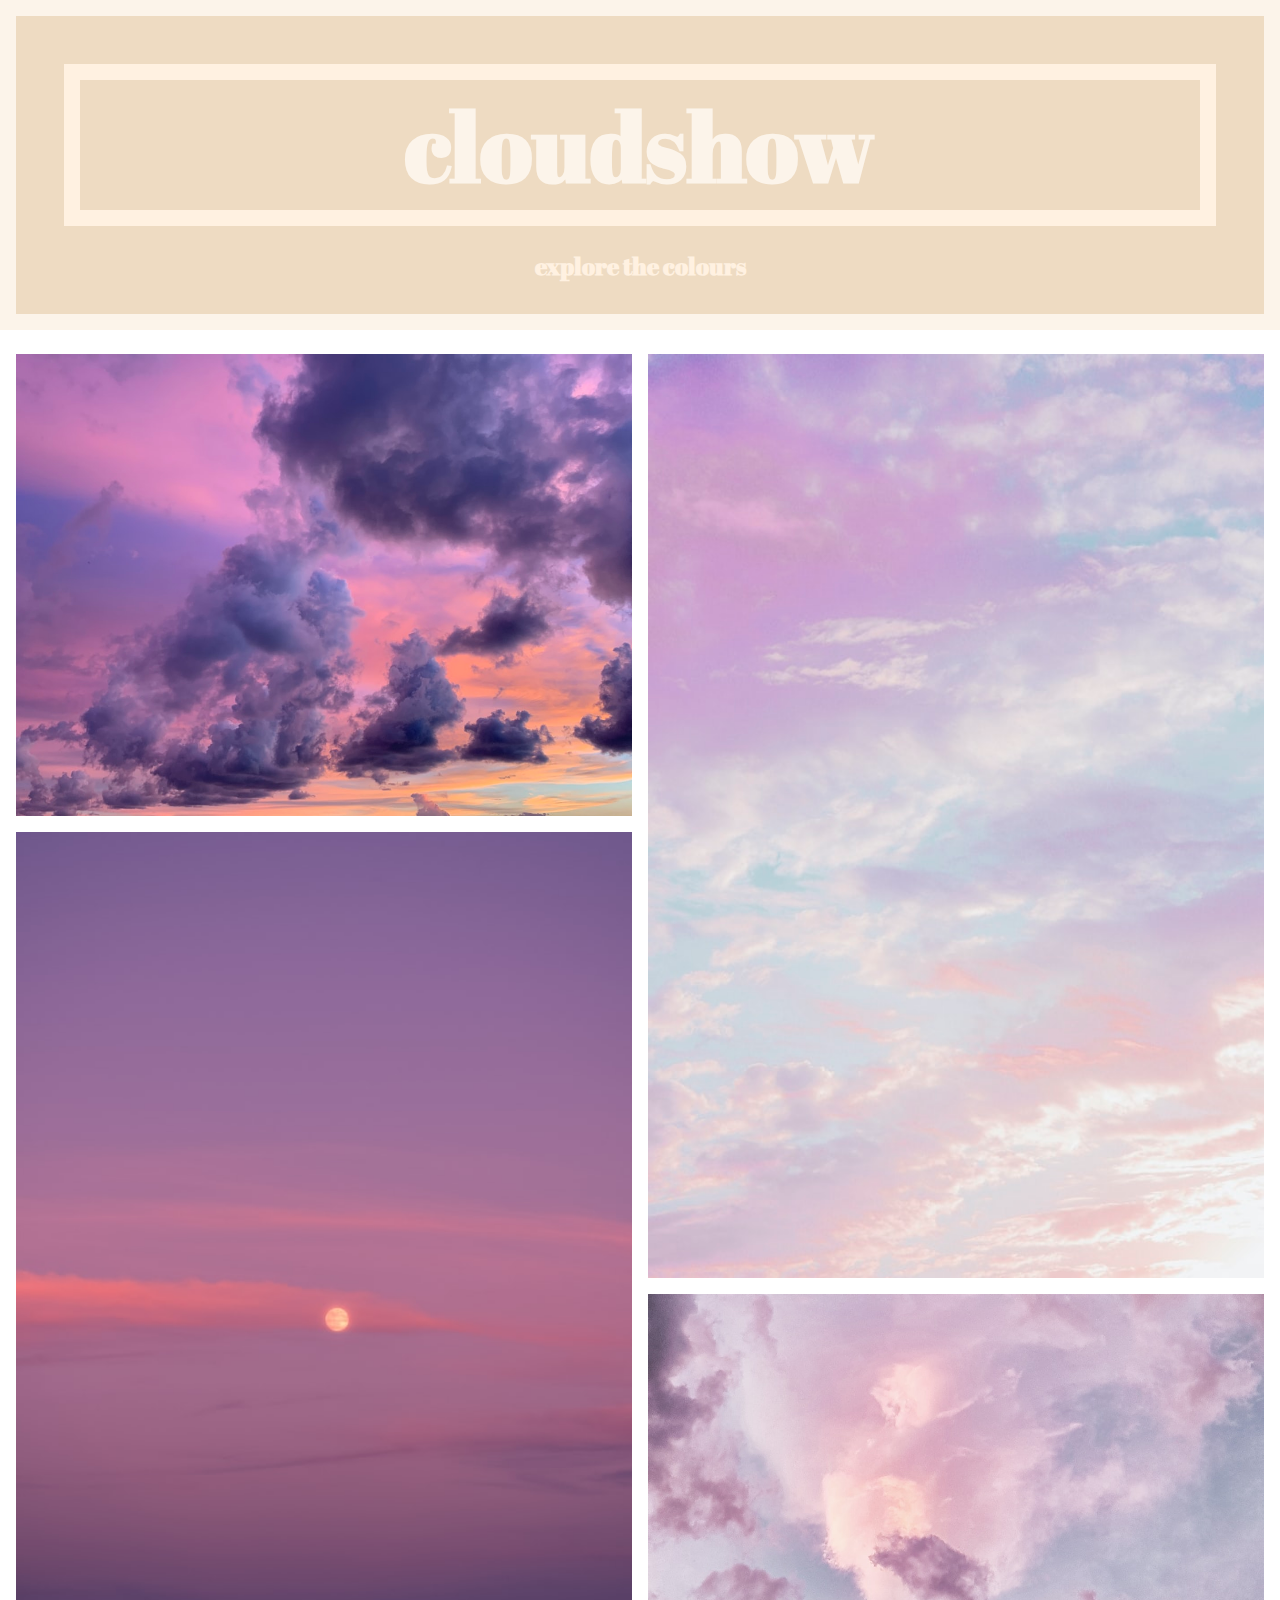
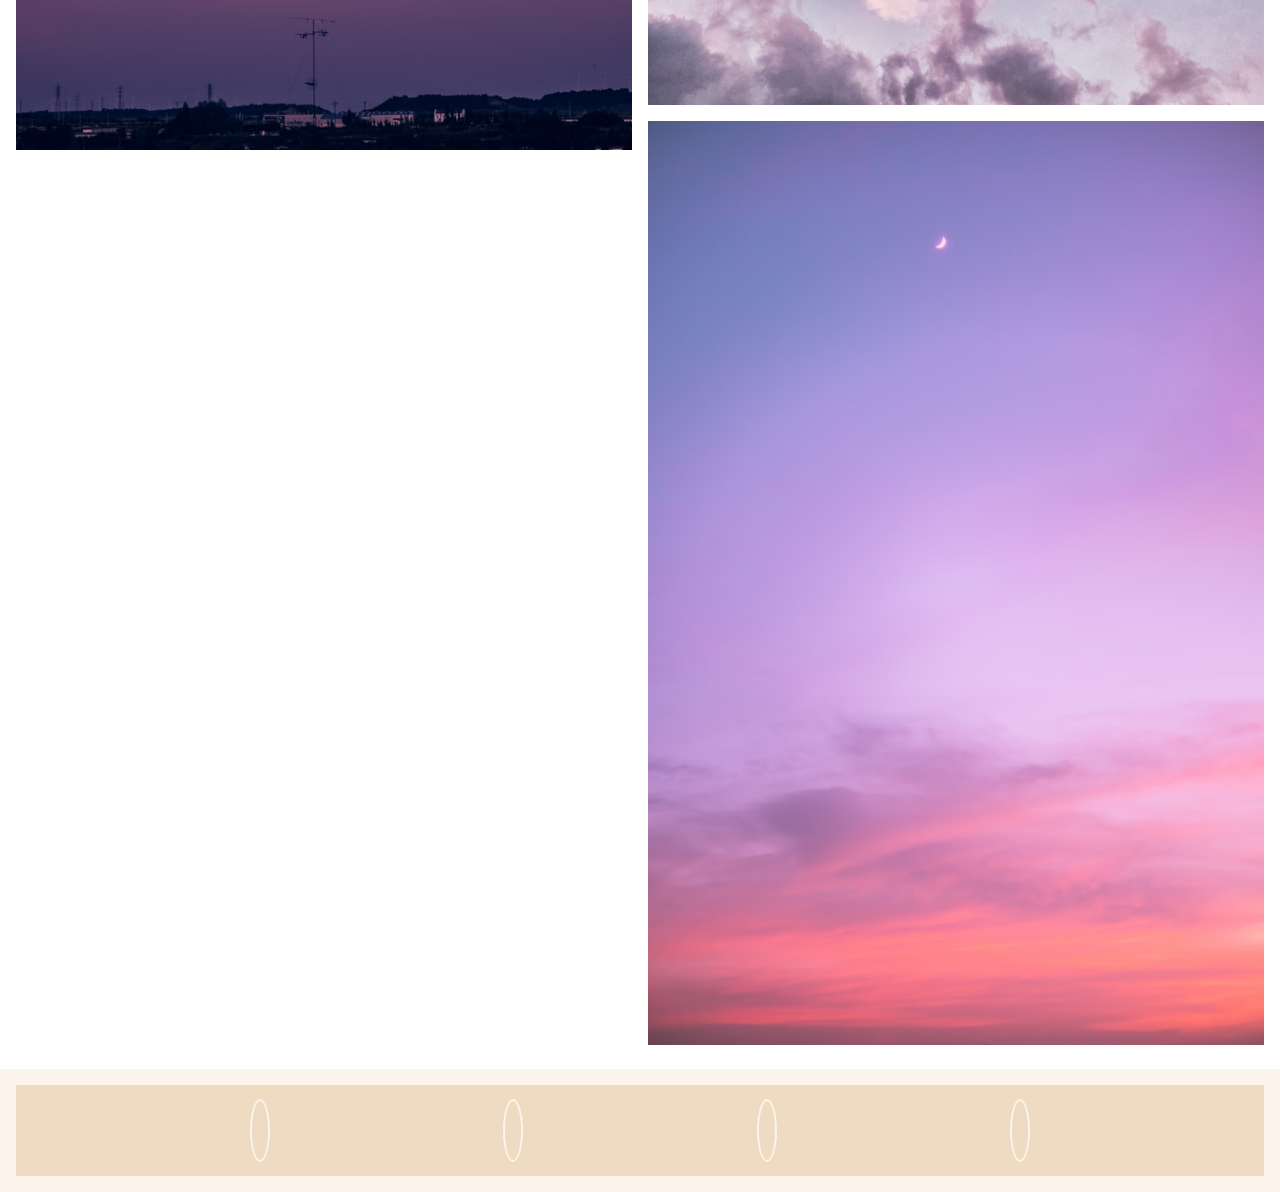
<file: purple.html>
<!DOCTYPE html>
<html lang="en">
<head>
    <meta charset="UTF-8">
    <meta http-equiv="X-UA-Compatible" content="IE=edge">
    <meta name="viewport" content="width=device-width, initial-scale=1.0">
    <link rel="stylesheet" href="./resources/css/style.css">
    <title>purple clouds</title>
</head>
<body>

    <div class='heading'>
        <a href='index.html'><h1 class='logo'>cloudshow</h1></a>
        <h2>explore the colours</h2>
        </div>
    


    <div id='photo-gallery'>
        <img src='./resources/images/purple/purple1.jpeg' alt='3d looking purple clouds in the sky'>
        <img src="./resources/images/purple/purple2.jpeg" alt="the moon sitting in a pinky purple skyline">
        <img src="./resources/images/purple/purple3.jpeg" alt="pastel sky littered with textured clouds">
        <img src="./resources/images/purple/purple4.jpeg" alt="a dusky purple snapshot of the sky">
        <img src="./resources/images/purple/purple5.jpeg" alt="fluffy clouds in shades of blue, pink and purple, a crescent moon sitting atop">

    </div>
    <footer>

    <div class='footer'>
        <ul class='social-links'>
            <li>
                <a href="https://facebook.com" target="_blank" rel="noopener" aria-label="Visit or Facebook page (opens in a new tab)"><i class="fab fa-facebook"></i></a>
            </li>
            <li>
                <a href="https://twitter.com" target="_blank" rel="noopener" aria-label="Visit or Twitter page (opens in a new tab)"><i class="fab fa-twitter-square"></i></a>
            </li>
            <li>
                <a href="https://youtube.com" target="_blank" rel="noopener" aria-label="Visit or YouTube page (opens in a new tab)"><i class="fab fa-youtube-square"></i></a>
            </li>
            <li>
                <a href="https://instagram.com" target="_blank" rel="noopener" aria-label="Visit or Instagram page (opens in a new tab)"><i class="fab fa-instagram-square"></i></a>
            </li>
        </ul>
    </div>
        
    </footer>
</body>
</html>
</file>
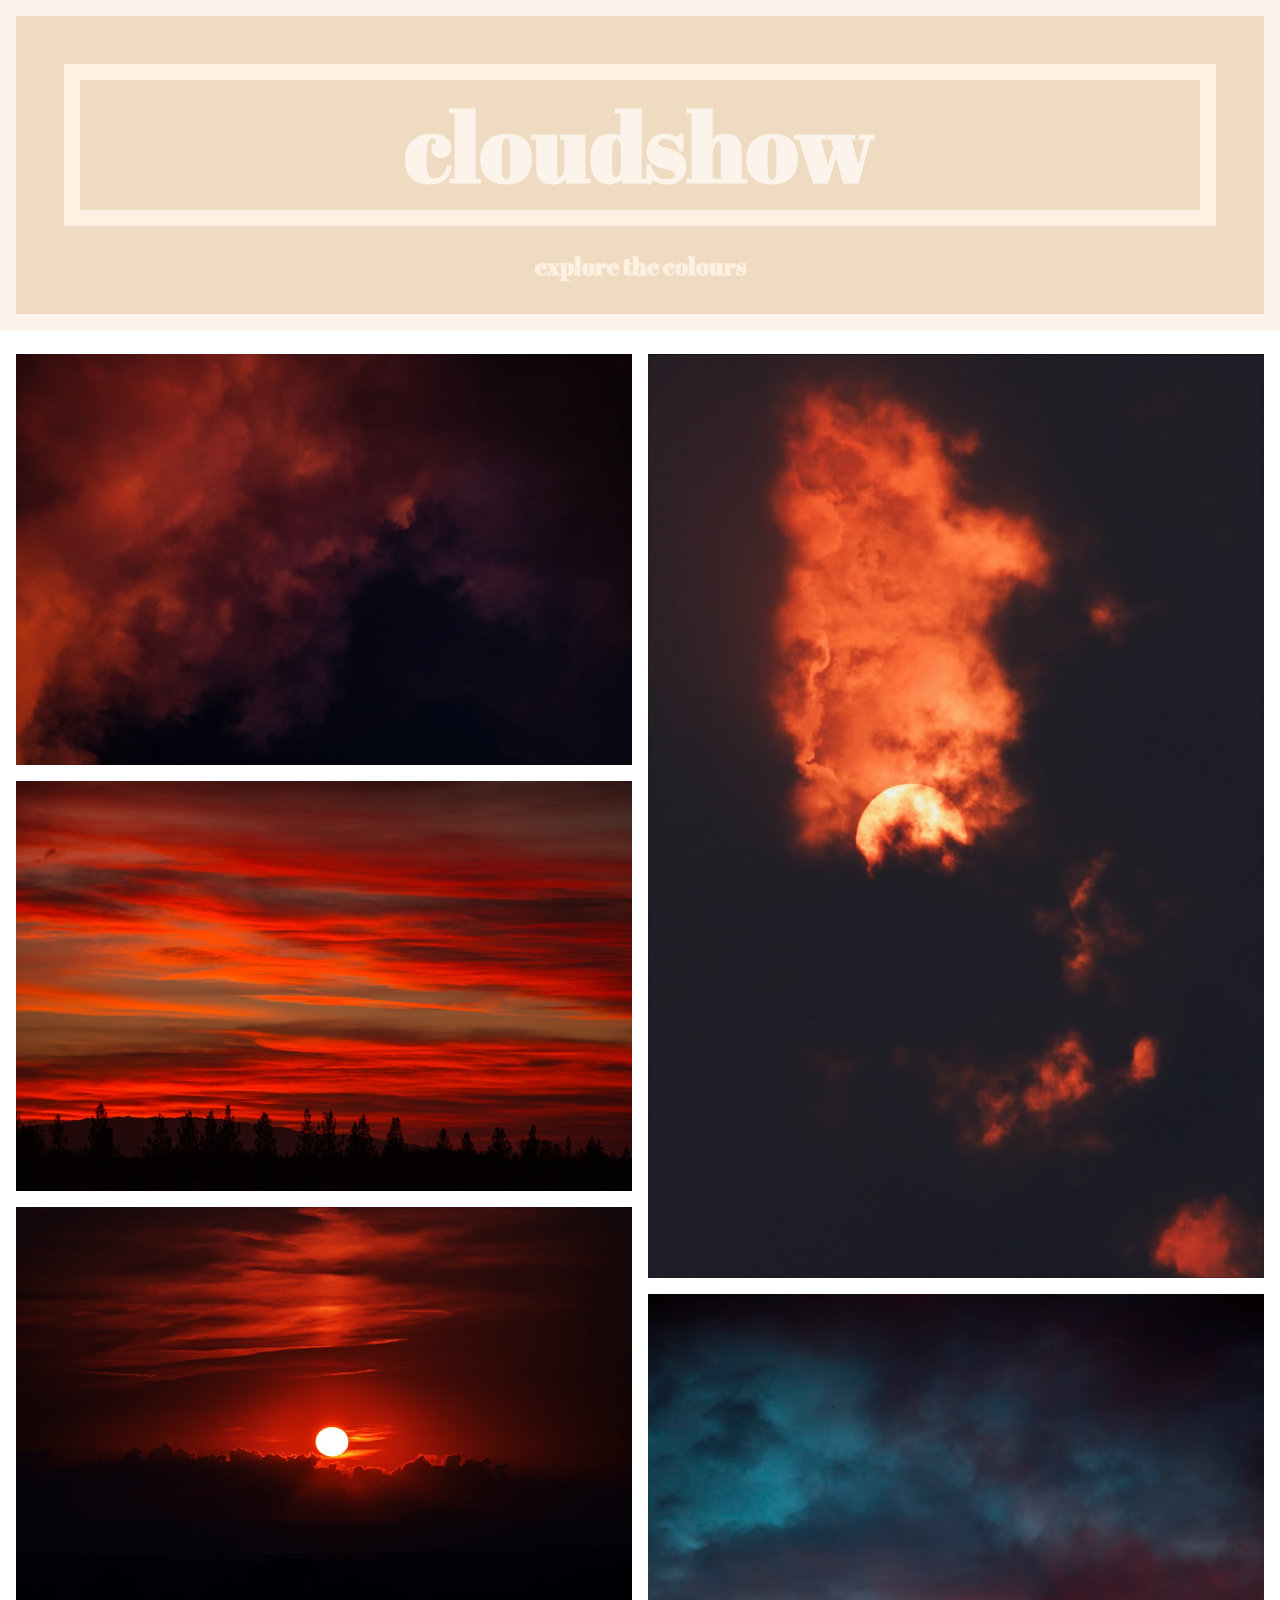
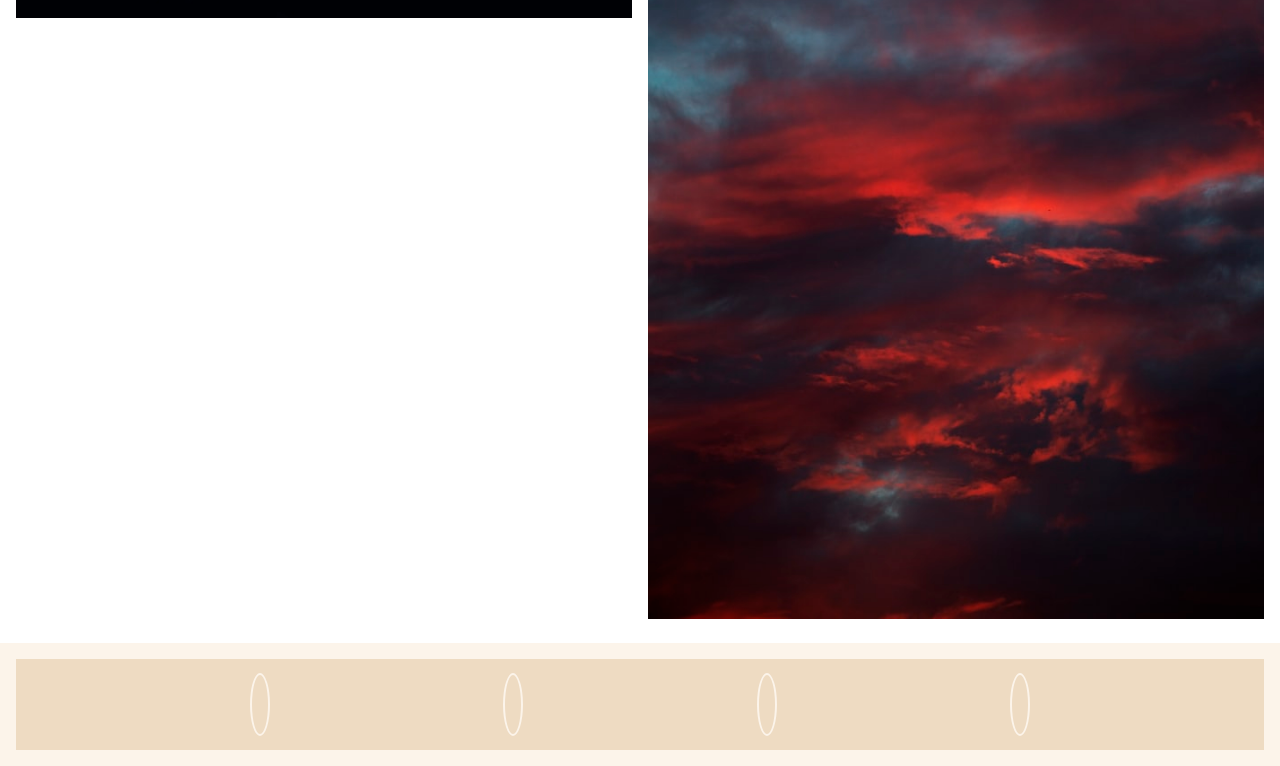
<file: red.html>
<!DOCTYPE html>
<html lang="en">
<head>
    <meta charset="UTF-8">
    <meta http-equiv="X-UA-Compatible" content="IE=edge">
    <meta name="viewport" content="width=device-width, initial-scale=1.0">
    <link rel="stylesheet" href="./resources/css/style.css">
    <title>red clouds</title>
</head>
<body>

    <div class='heading'>
        <a href='index.html'><h1 class='logo'>cloudshow</h1></a>
        <h2>explore the colours</h2>
        </div>
    


    <div id='photo-gallery'>
        <img src="./resources/images/red/red2.jpeg">
        <img src="./resources/images/red/red3.jpeg">
        <img src="./resources/images/red/red4.jpeg">
        <img src="./resources/images/red/red5.jpeg">
        <img src="./resources/images/red/red6.jpeg">

    </div>
    <footer>

    <div class='footer'>
        <ul class='social-links'>
            <li>
                <a href="https://facebook.com" target="_blank" rel="noopener" aria-label="Visit or Facebook page (opens in a new tab)"><i class="fab fa-facebook"></i></a>
            </li>
            <li>
                <a href="https://twitter.com" target="_blank" rel="noopener" aria-label="Visit or Twitter page (opens in a new tab)"><i class="fab fa-twitter-square"></i></a>
            </li>
            <li>
                <a href="https://youtube.com" target="_blank" rel="noopener" aria-label="Visit or YouTube page (opens in a new tab)"><i class="fab fa-youtube-square"></i></a>
            </li>
            <li>
                <a href="https://instagram.com" target="_blank" rel="noopener" aria-label="Visit or Instagram page (opens in a new tab)"><i class="fab fa-instagram-square"></i></a>
            </li>
        </ul>
    </div>
        
    </footer>
</body>
</html>
</file>
<file: resources/css/style.css>
@import url('https://fonts.googleapis.com/css2?family=Abril+Fatface&display=swap');

* {
    margin: 0;
    padding: 0;
}

body {
    color: antiquewhite;
    font-family: 'Abril Fatface';
    font-size: 16px;
}


/* Heading section */

.heading {
    text-align: center;
    font-size: 3rem;
    color: bisque;
    background-color: burlywood;
    opacity: 0.5;
    padding: 3rem 3rem 0.5rem 3rem;
    border: 1rem solid antiquewhite;
}

.heading > h1 {
    border: 1rem solid bisque;
}

.logo {
    font-size: rem;
    border: 1rem solid bisque;
}

.heading > h2 {
    text-align: center;
    font-size: 1.5rem;
    padding: 1.5rem;
}

/* Cloud list section */

.pink {
    background-image: url(../images/pink\ clouds.jpeg);
    background-position: center;
    background-repeat: no-repeat;
    background-size: cover;
    height: 12rem;
}

.purple {
    background-image: url(../images/purple-cloud.jpeg);
    background-position: center;
    background-repeat: no-repeat;
    background-size: cover;
    height: 12rem;
}

.blue {
    background-image: url(../images/blue-clouds.jpeg);
    background-position: center;
    background-repeat: no-repeat;
    background-size: cover;
    height: 12rem;
}

.grey {
    background-image: url(../images/grey-clouds.jpeg);
    background-position: center;
    background-repeat: no-repeat;
    background-size: cover;
    height: 12rem;
}

.red {
    background-image: url(../images/red-clouds.jpeg);
    background-position: center;
    background-repeat: no-repeat;
    background-size: cover;
    height: 12rem;
}

.cloud-title {
    padding: 3rem;
    text-align: center;
    font-size: 3rem;
    border: 1rem solid antiquewhite;
}

.cloud-title:hover {
    transition: 1.5s;
    opacity: 0.5;
    color: bisque;
}

a {
    text-decoration: none;
    color: antiquewhite;
}

/* Footer section */

footer {
    background-color: burlywood;
    opacity: 0.5;
    border: 1rem solid antiquewhite;
}

.social-links {
    list-style-type: none;
    display: flex;
    justify-content: space-evenly;
    padding: 1.5rem 3rem;
}

.social-links > li {
    padding: 0 3rem;
    font-size: 2rem;
}

.fab {
    color: antiquewhite;
    border: 2px solid antiquewhite;
    border-radius: 50%;
    padding: 0.5rem;

}

.fab:hover {
    transition: 1s;
    font-size: 2.5rem;
}

/* Gallery pages */

#photo-gallery {
    clear: both;
    line-height: 0;
    column-count: 2;
    column-gap: 0 0.5rem;
    padding: 1rem;
}

#photo-gallery > img {
    width: 100%;
    padding: 0.5rem 0;;
}

/* Media Queries */

@media screen and (max-width: 768px) {
    .logo {
        font-size: 5rem;
    }

}

@media screen and (max-width: 576px) {

   .social-links li {
       padding: 0 0.5rem;
   }
   .logo {
    font-size: 3rem;
}
}

@media screen and (max-width: 423px) {

    #purple-heading {
        font-size: 5rem;
    }

    .logo {
        font-size: 2.5rem;
    }
 }
</file>
